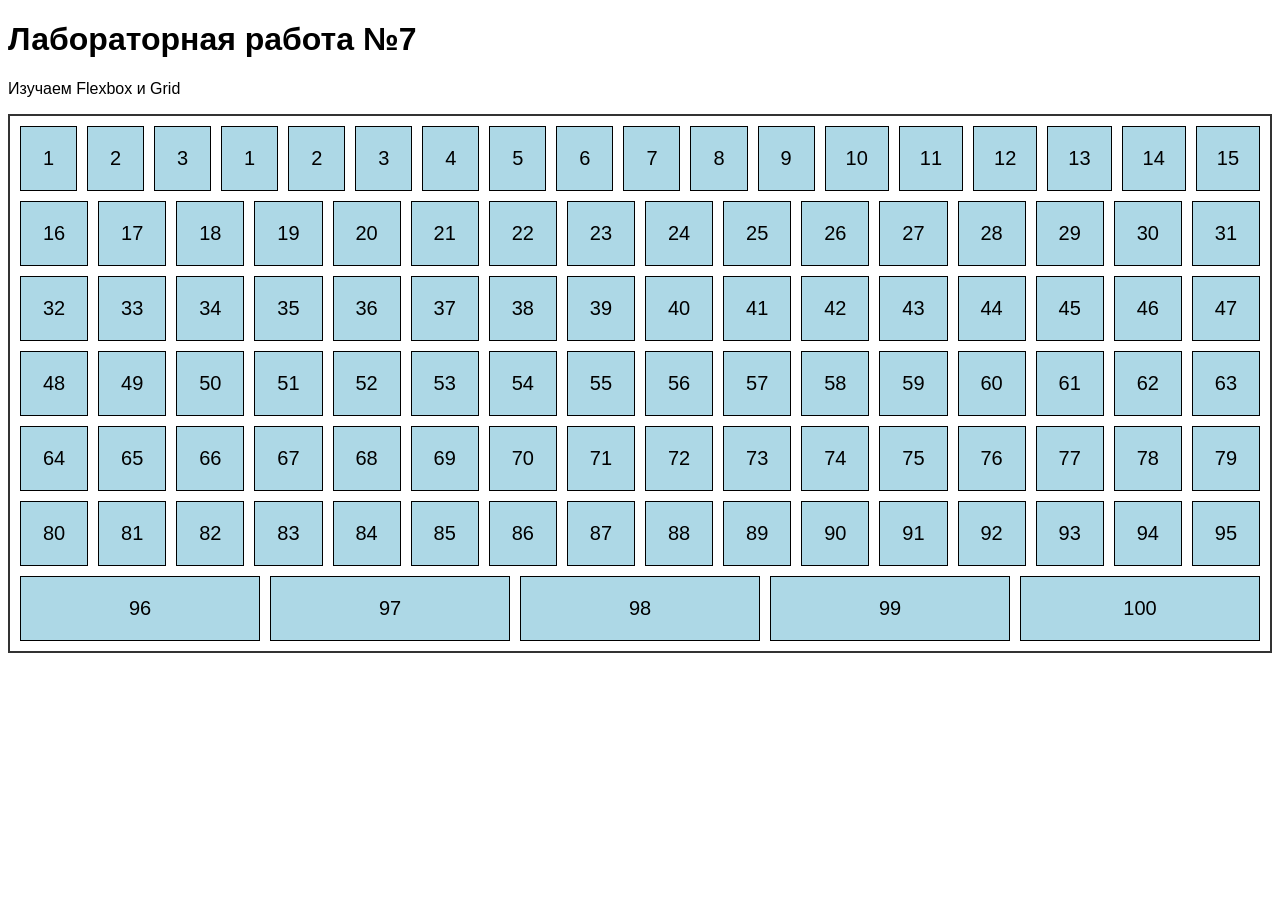
<file: index.html>
<!DOCTYPE html>
<html lang="ru-RU">
<head>
    <meta charset="UTF-8">
    <meta name="viewport" content="width=device-width, initial-scale=1.0">
    <title>Адаптивная вёрстка: Flexbox и Grid</title>
    <link rel="stylesheet" href="styles.css">
</head>
<body>
    <h1>Лабораторная работа №7</h1>
    <p>Изучаем Flexbox и Grid</p>
    <div class="container">
        <div class="item">1</div>
        <div class="item">2</div>
        <div class="item">3</div>
        <div class="item">1</div>
        <div class="item">2</div>
        <div class="item">3</div>
        <div class="item">4</div>
        <div class="item">5</div>
        <div class="item">6</div>
        <div class="item">7</div>
        <div class="item">8</div>
        <div class="item">9</div>
        <div class="item">10</div>
        <div class="item">11</div>
        <div class="item">12</div>
        <div class="item">13</div>
        <div class="item">14</div>
        <div class="item">15</div>
        <div class="item">16</div>
        <div class="item">17</div>
        <div class="item">18</div>
        <div class="item">19</div>
        <div class="item">20</div>
        <div class="item">21</div>
        <div class="item">22</div>
        <div class="item">23</div>
        <div class="item">24</div>
        <div class="item">25</div>
        <div class="item">26</div>
        <div class="item">27</div>
        <div class="item">28</div>
        <div class="item">29</div>
        <div class="item">30</div>
        <div class="item">31</div>
        <div class="item">32</div>
        <div class="item">33</div>
        <div class="item">34</div>
        <div class="item">35</div>
        <div class="item">36</div>
        <div class="item">37</div>
        <div class="item">38</div>
        <div class="item">39</div>
        <div class="item">40</div>
        <div class="item">41</div>
        <div class="item">42</div>
        <div class="item">43</div>
        <div class="item">44</div>
        <div class="item">45</div>
        <div class="item">46</div>
        <div class="item">47</div>
        <div class="item">48</div>
        <div class="item">49</div>
        <div class="item">50</div>
        <div class="item">51</div>
        <div class="item">52</div>
        <div class="item">53</div>
        <div class="item">54</div>
        <div class="item">55</div>
        <div class="item">56</div>
        <div class="item">57</div>
        <div class="item">58</div>
        <div class="item">59</div>
        <div class="item">60</div>
        <div class="item">61</div>
        <div class="item">62</div>
        <div class="item">63</div>
        <div class="item">64</div>
        <div class="item">65</div>
        <div class="item">66</div>
        <div class="item">67</div>
        <div class="item">68</div>
        <div class="item">69</div>
        <div class="item">70</div>
        <div class="item">71</div>
        <div class="item">72</div>
        <div class="item">73</div>
        <div class="item">74</div>
        <div class="item">75</div>
        <div class="item">76</div>
        <div class="item">77</div>
        <div class="item">78</div>
        <div class="item">79</div>
        <div class="item">80</div>
        <div class="item">81</div>
        <div class="item">82</div>
        <div class="item">83</div>
        <div class="item">84</div>
        <div class="item">85</div>
        <div class="item">86</div>
        <div class="item">87</div>
        <div class="item">88</div>
        <div class="item">89</div>
        <div class="item">90</div>
        <div class="item">91</div>
        <div class="item">92</div>
        <div class="item">93</div>
        <div class="item">94</div>
        <div class="item">95</div>
        <div class="item">96</div>
        <div class="item">97</div>
        <div class="item">98</div>
        <div class="item">99</div>
        <div class="item">100</div>
    </div>
</body>
</html>
</file>
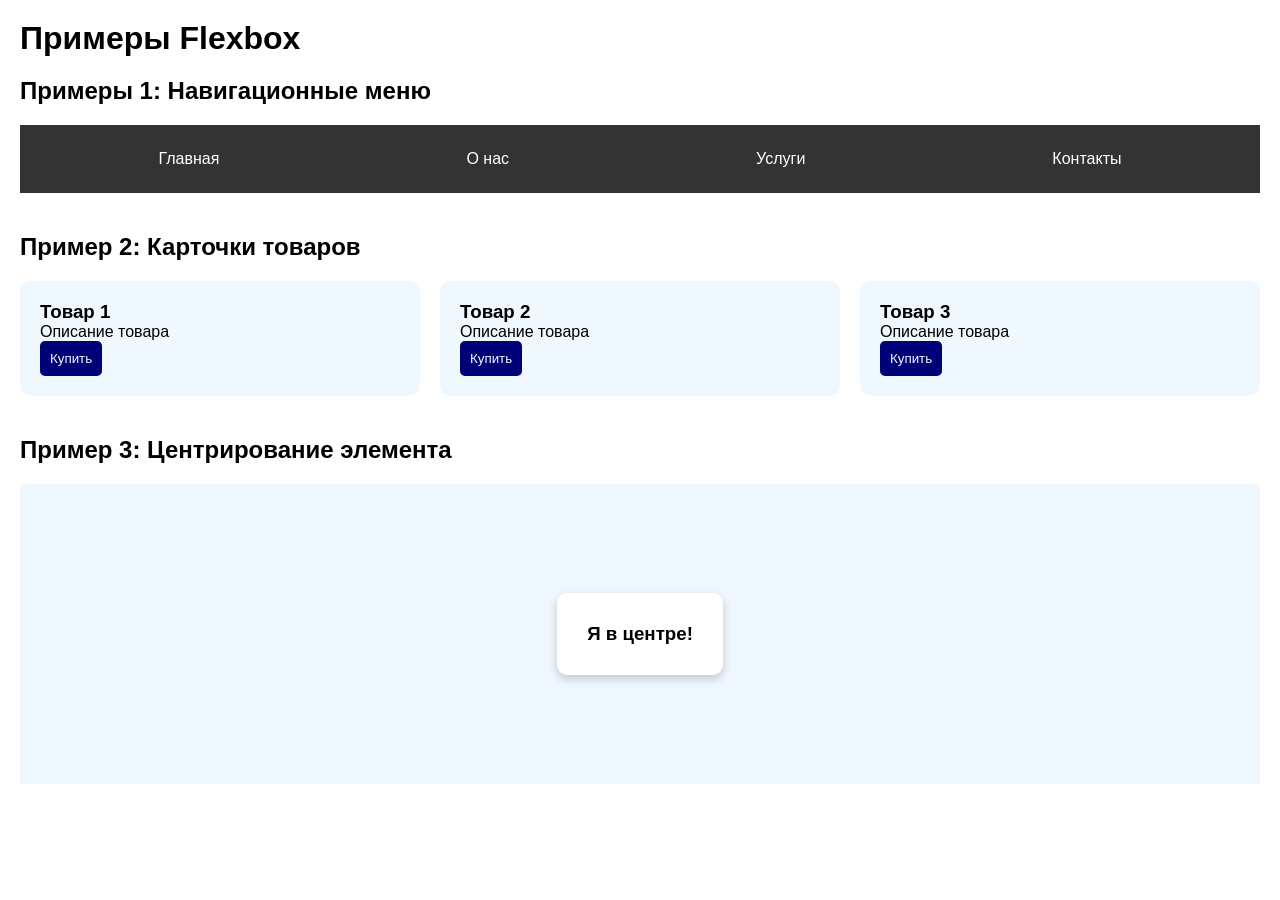
<file: flexbox.html>
<!doctype html>
<html lang="ru-RU">
  <head>
    <meta charset="UTF-8" />
    <meta name="viewport" content="width=device-width, initial-scale=1.0" />
    <link rel="stylesheet" href="flexbox.css" />
    <title>Flexbox Examples</title>
  </head>
  <body>
    <h1>Примеры Flexbox</h1>
    <section>
      <h2>Примеры 1: Навигационные меню</h2>
      <nav class="navbar">
        <a href="#">Главная</a>
        <a href="#">О нас</a>
        <a href="#">Услуги</a>
        <a href="#">Контакты</a>
      </nav>
    </section>

    <section>
      <h2>Пример 2: Карточки товаров</h2>
      <div class="cards">
        <div class="card">
          <h3>Товар 1</h3>
          <p>Описание товара</p>
          <button>Купить</button>
        </div>
        <div class="card">
          <h3>Товар 2</h3>
          <p>Описание товара</p>
          <button>Купить</button>
        </div>
        <div class="card">
          <h3>Товар 3</h3>
          <p>Описание товара</p>
          <button>Купить</button>
        </div>
      </div>
    </section>

    <section>
      <h2>Пример 3: Центрирование элемента</h2>
      <div class="centered-box">
        <div class="centered-content">
          <h3>Я в центре!</h3>
        </div>
      </div>
    </section>
  </body>
</html>
</file>
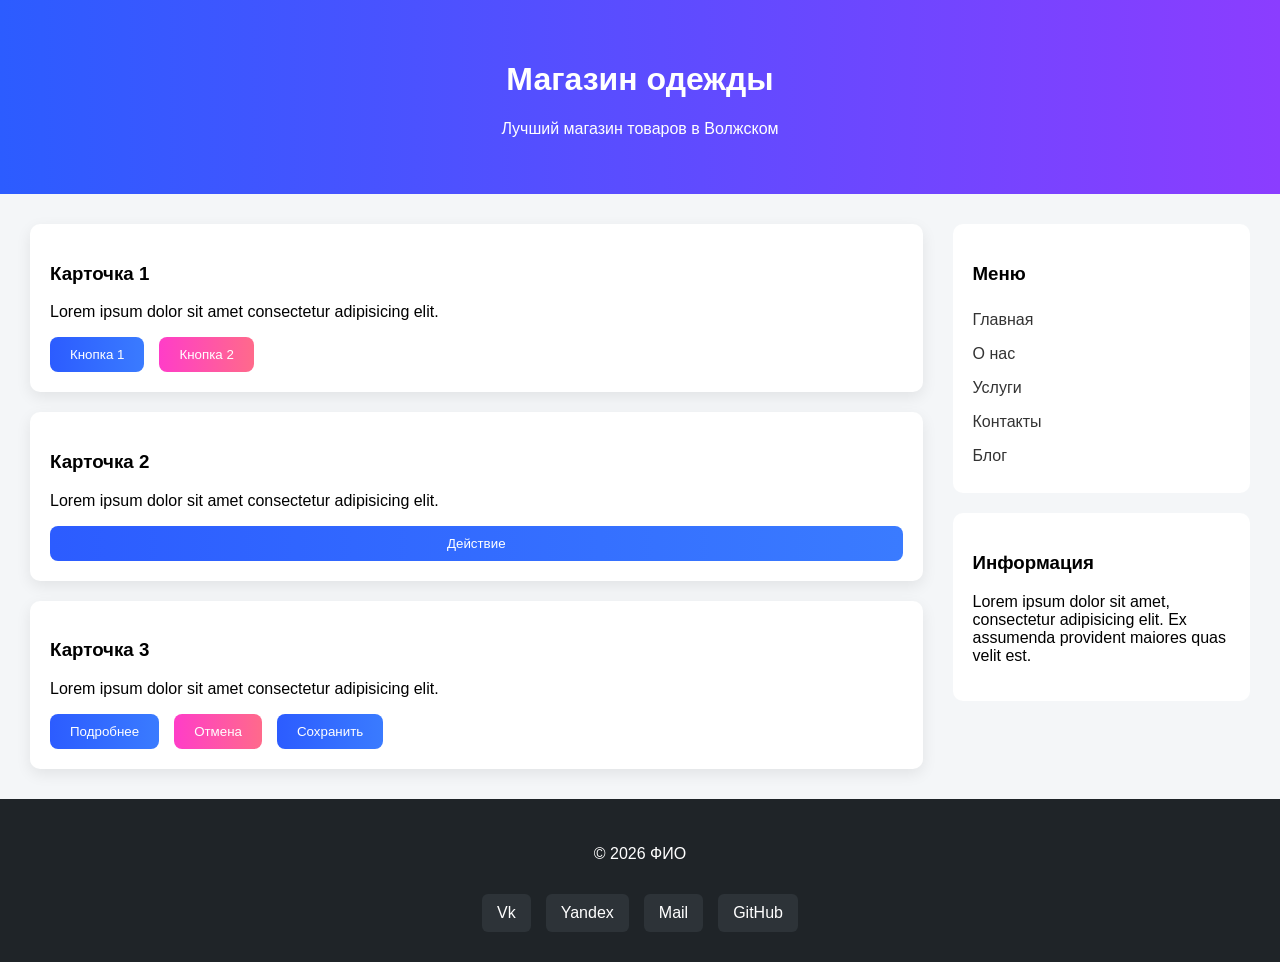
<file: HomeWork/independent.html>
<!DOCTYPE html>
<html lang="ru">
<head>
    <meta charset="UTF-8">
    <title>Магазин одежды</title>
    <link rel="stylesheet" href="independent.css">
</head>

<body>

<header class="header">
    <h1>Магазин одежды</h1>
    <p>Лучший магазин товаров в Волжском</p>
</header>


<div class="container">

    <main class="content">

        <div class="card">
            <h3>Карточка 1</h3>
            <p>Lorem ipsum dolor sit amet consectetur adipisicing elit.</p>

            <div class="btn-row">
                <button class="btn blue">Кнопка 1</button>
                <button class="btn pink">Кнопка 2</button>
            </div>
        </div>

        <div class="card">
            <h3>Карточка 2</h3>
            <p>Lorem ipsum dolor sit amet consectetur adipisicing elit.</p>

            <button class="btn blue full">Действие</button>
        </div>

        <div class="card">
            <h3>Карточка 3</h3>
            <p>Lorem ipsum dolor sit amet consectetur adipisicing elit.</p>

            <div class="btn-row">
                <button class="btn blue">Подробнее</button>
                <button class="btn pink">Отмена</button>
                <button class="btn blue">Сохранить</button>
            </div>
        </div>

    </main>


    <aside class="sidebar">

        <div class="menu">
            <h3>Меню</h3>
            <a href="#">Главная</a>
            <a href="#">О нас</a>
            <a href="#">Услуги</a>
            <a href="#">Контакты</a>
            <a href="#">Блог</a>
        </div>

        <div class="info">
            <h3>Информация</h3>
            <p>
                Lorem ipsum dolor sit amet, consectetur adipisicing elit.
                Ex assumenda provident maiores quas velit est.
            </p>
        </div>

    </aside>

</div>


<footer class="footer">
    <p>© 2026 ФИО</p>

    <div class="socials">
        <span>Vk</span>
        <span>Yandex</span>
        <span>Mail</span>
        <span>GitHub</span>
    </div>
</footer>

</body>
</html>
</file>
<file: styles.css>
body {
  font-family: Arial, sans-serif;
}

.container {
  border: 2px solid #333;
  padding: 10px;
}

.item {
  background-color: lightblue;
  border: 1px solid #000;
  padding: 20px;
  font-size: 20px;
  text-align: center;
}

.container {
  display: flex;
  flex-wrap: wrap;
  gap: 10px;
}

.item {
  flex-shrink: 0;
  flex: 1;
  align-self: flex-end;
}
</file>
<file: flexbox.css>
* {
  margin: 0;
  padding: 0;
  box-sizing: border-box;
}

.navbar {
  display: flex;
  justify-content: space-around;
  background-color: #333;
  padding: 15px;
}

.cards {
  display: flex;
  gap: 20px;
  flex-wrap: wrap;
}

.card {
  flex: 1 1 250px;
  background-color: aliceblue;
  padding: 20px;
  border-radius: 10px;
  display: flex;
  flex-direction: column;
}

.card p {
  flex-grow: 1;
}

.card button {
  align-self: flex-start;
  padding: 10px;
  background-color: #007;
  color: aliceblue;
  border: none;
  border-radius: 5px;
  cursor: pointer;
}

.card button:hover {
  background-color: #007;
}

.centered-box {
  display: flex;
  justify-content: center;
  align-items: center;
  height: 300px;
  background-color: aliceblue;
}

body {
  font-family: Arial, Helvetica, sans-serif;
  padding: 20px;
}

section {
  margin-bottom: 40px;
}

h1,
h2 {
  margin-bottom: 20px;
}

.navbar a {
  color: white;
  text-decoration: none;
  padding: 10px 20px;
}

.navbar a:hover {
  background-color: #555;
  border-radius: 5px;
}

.centered-content {
  background-color: white;
  padding: 30px;
  border-radius: 10px;
  box-shadow: 0 4px 10px rgba(0, 0, 0, 0.2);
}
</file>
<file: HomeWork/independent.css>
body{
    margin:0;
    font-family: Arial, sans-serif;
    background:#f4f6f8;
}


.header{
    background: linear-gradient(90deg,#2c5cff,#8b3dff);
    color:white;
    text-align:center;
    padding:40px 20px;
}


.container{
    display:flex;
    gap:30px;
    padding:30px;
}


.content{
    flex:3;
    display:flex;
    flex-direction:column;
    gap:20px;
}


.sidebar{
    flex:1;
    display:flex;
    flex-direction:column;
    gap:20px;
}


.card{
    background:white;
    padding:20px;
    border-radius:10px;
    box-shadow:0 5px 15px rgba(0,0,0,0.08);
}


.btn-row{
    display:flex;
    gap:15px;
    margin-top:15px;
}

.btn{
    border:none;
    padding:10px 20px;
    border-radius:8px;
    color:white;
    cursor:pointer;
}

.btn.full{
    width:100%;
}

.blue{
    background: linear-gradient(90deg,#2c5cff,#3a7bff);
}

.pink{
    background: linear-gradient(90deg,#ff3dc8,#ff6a8b);
}


.menu{
    background:white;
    padding:20px;
    border-radius:10px;
}

.menu a{
    display:block;
    padding:8px 0;
    color:#333;
    text-decoration:none;
}


.info{
    background:white;
    padding:20px;
    border-radius:10px;
}


.footer{
    background:#1f2428;
    color:white;
    text-align:center;
    padding:30px 20px;
    display:flex;
    flex-direction:column;
    gap:15px;
    align-items:center;
}

.socials{
    display:flex;
    gap:15px;
}

.socials span{
    background:#2d3338;
    padding:10px 15px;
    border-radius:6px;
}
</file>
